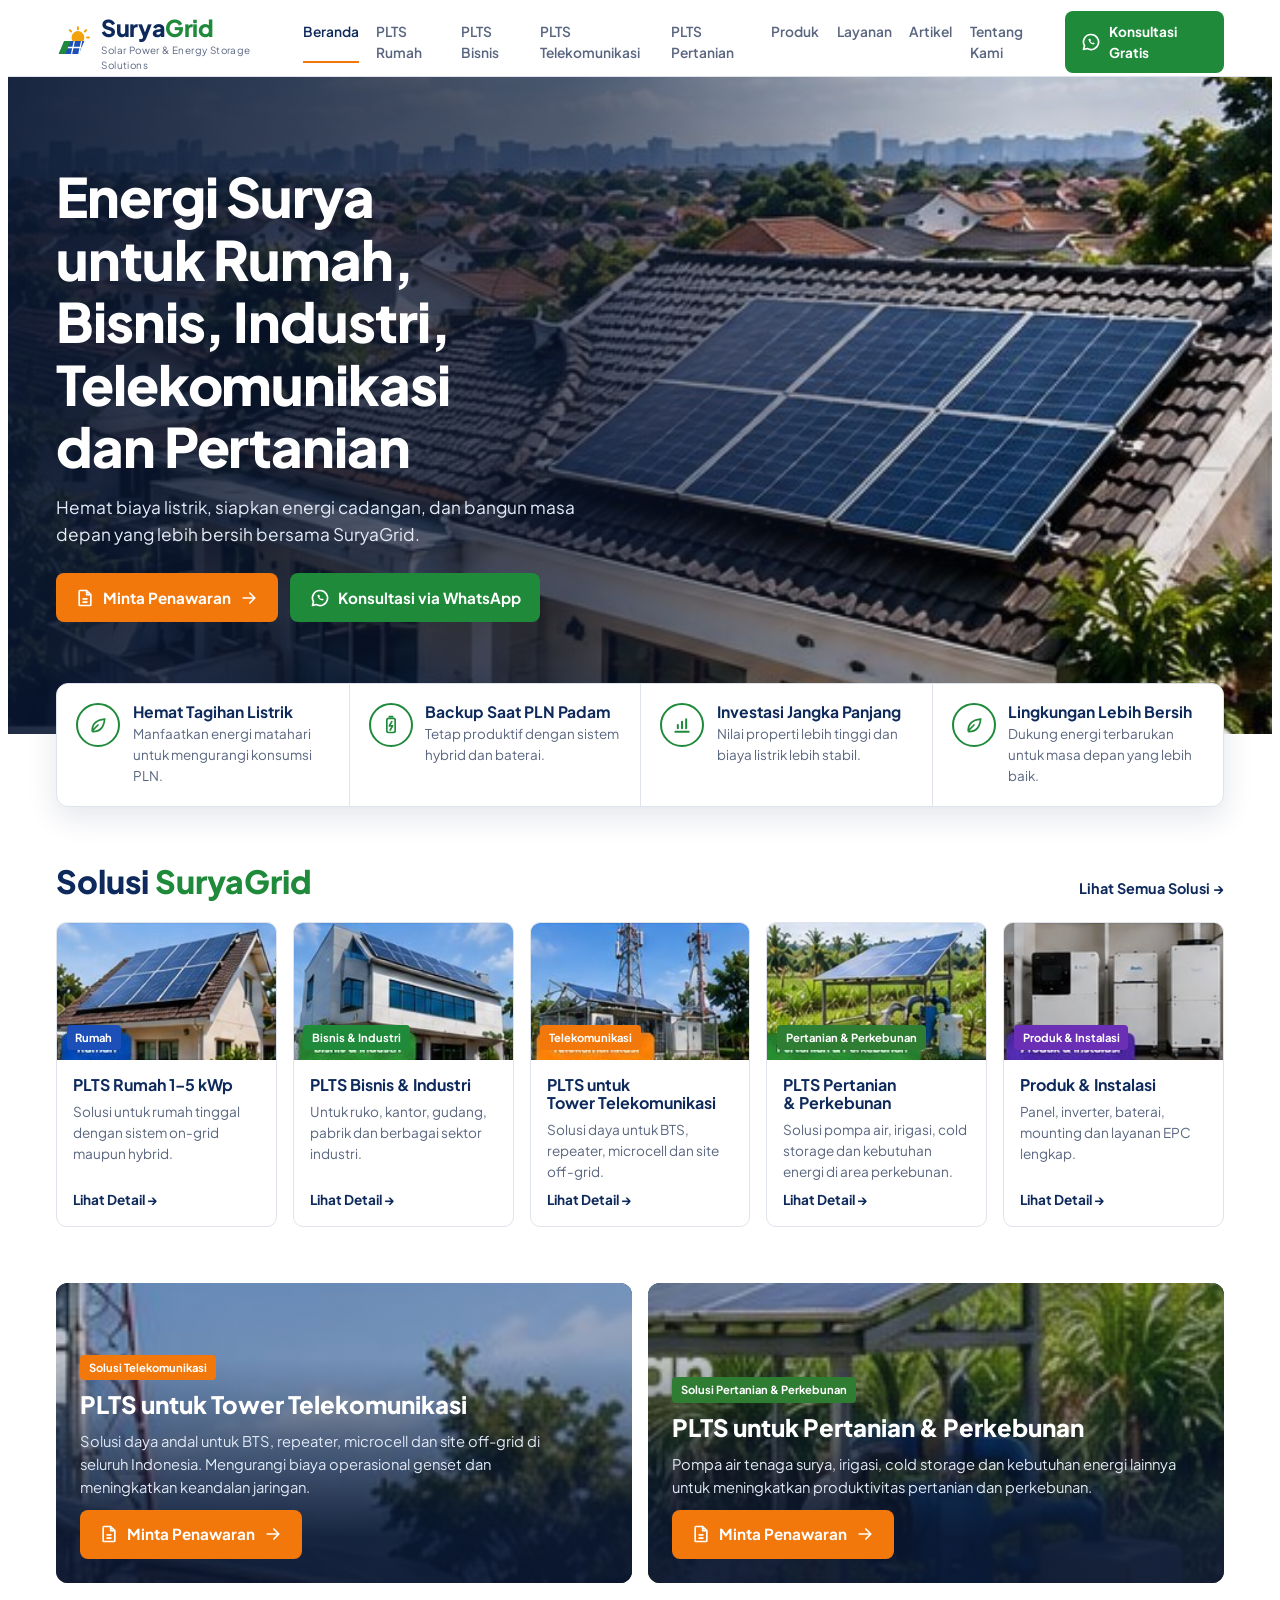
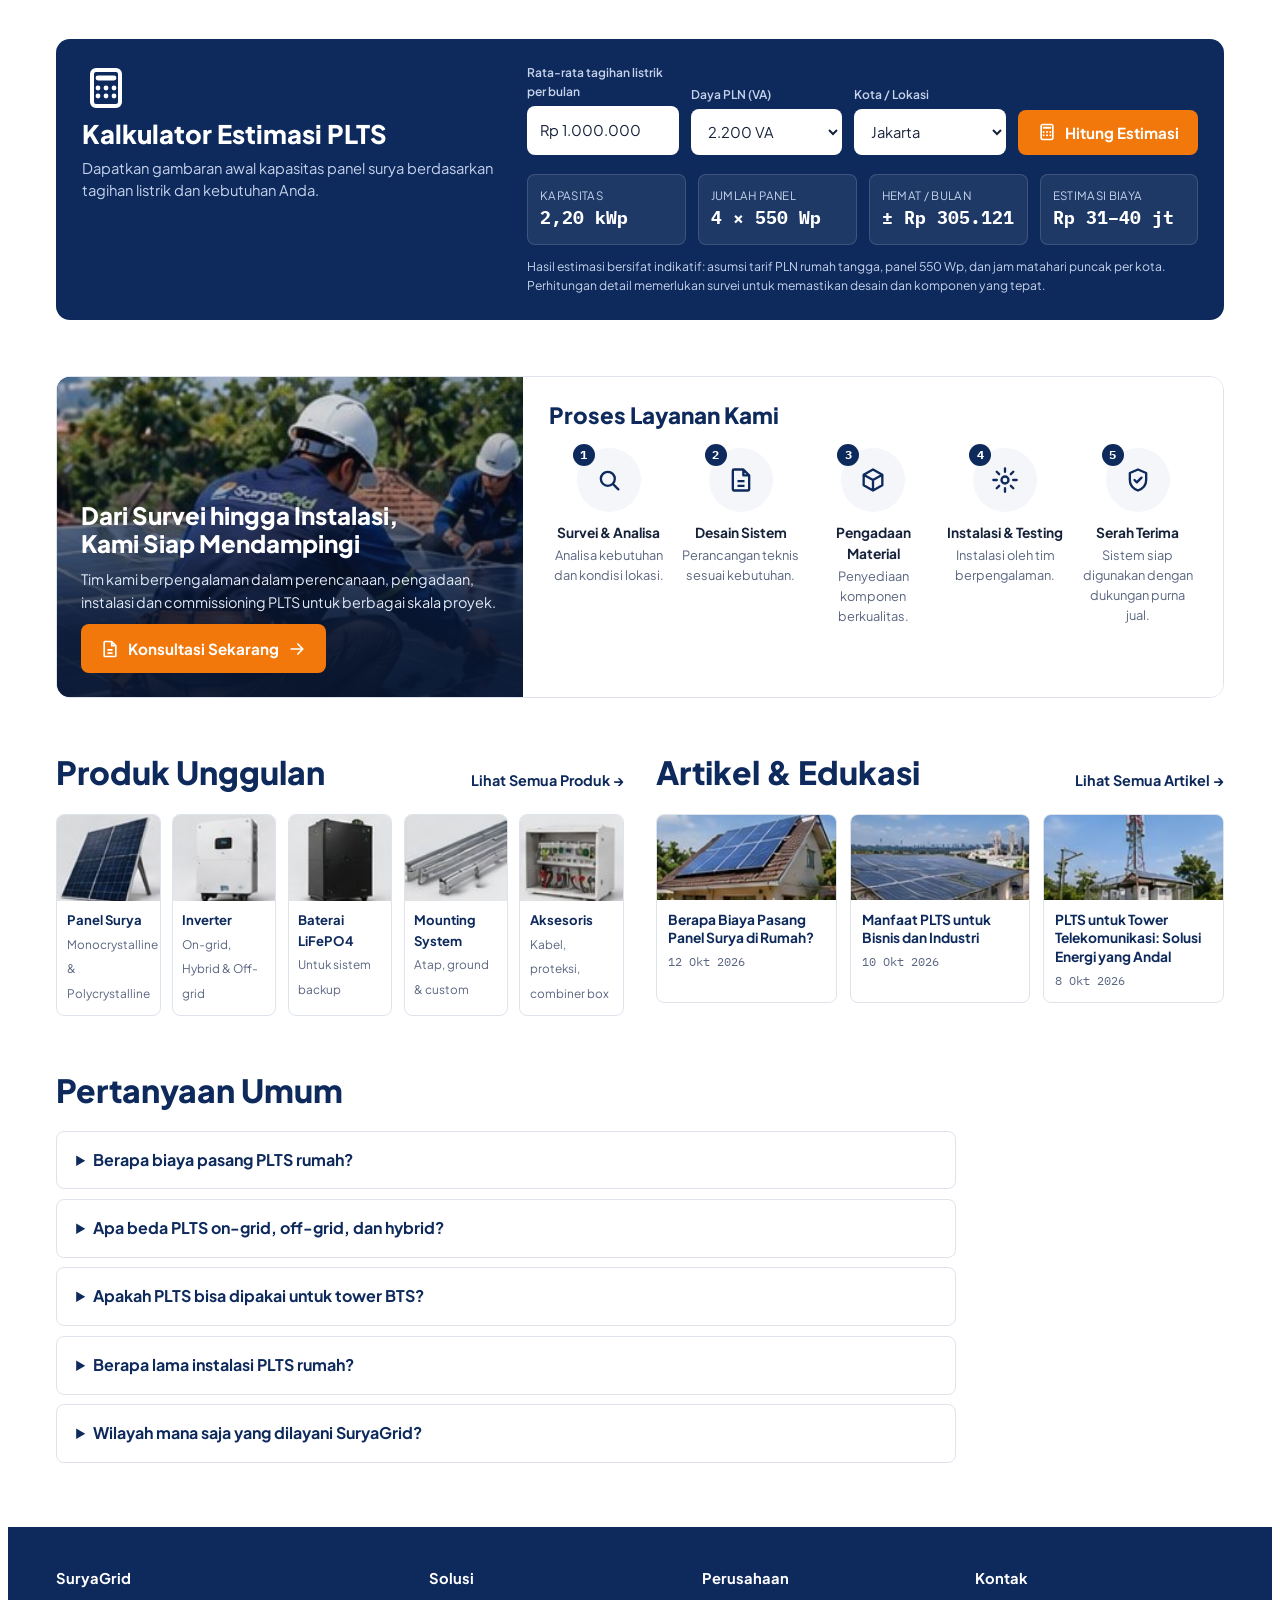
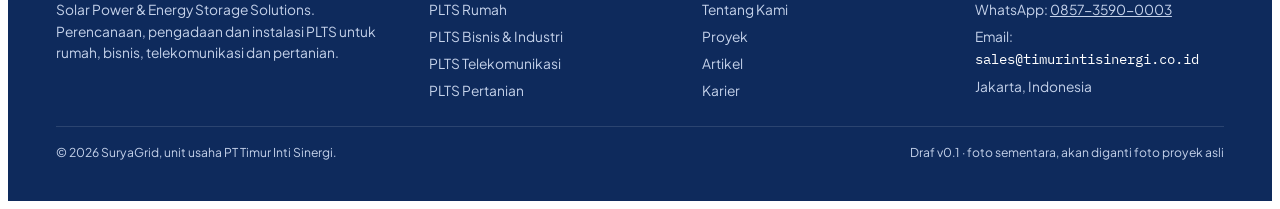
<file: index.html>
<!doctype html>
<html lang="id">
<head>
<meta charset="utf-8">
<meta name="google-site-verification" content="E_pdNU10QwkbhiEr0Ld-H8vsh2s66ACZ548VuW0K4sk" />
<meta name="viewport" content="width=device-width, initial-scale=1, viewport-fit=cover">
<title>SuryaGrid | Pasang PLTS &amp; Panel Surya Rumah, Bisnis, BTS dan Pertanian</title>
<meta name="description" content="SuryaGrid melayani pemasangan PLTS dan panel surya on-grid, hybrid, dan off-grid untuk rumah, bisnis, industri, tower telekomunikasi, dan pertanian di seluruh Indonesia. Konsultasi dan estimasi gratis.">
<meta name="keywords" content="PLTS, panel surya, pasang panel surya, PLTS atap, PLTS rumah, PLTS hybrid, PLTS off-grid, PLTS BTS, pompa air tenaga surya, solar panel Indonesia">
<meta name="robots" content="index, follow, max-image-preview:large, max-snippet:-1">
<meta name="theme-color" content="#0E2A5C">
<meta name="author" content="SuryaGrid">
<link rel="canonical" href="https://suryagrid.timurintisinergi.co.id/">
<link rel="alternate" hreflang="id-ID" href="https://suryagrid.timurintisinergi.co.id/">
<link rel="icon" href="assets/img/favicon.svg" type="image/svg+xml">
<link rel="icon" href="assets/img/favicon-32.png" sizes="32x32" type="image/png">
<link rel="apple-touch-icon" href="assets/img/apple-touch-icon.png">
<link rel="manifest" href="site.webmanifest">
<meta property="og:type" content="website">
<meta property="og:locale" content="id_ID">
<meta property="og:site_name" content="SuryaGrid">
<meta property="og:title" content="SuryaGrid | Solusi PLTS untuk Rumah, Bisnis, BTS dan Pertanian">
<meta property="og:description" content="Pemasangan PLTS on-grid, hybrid dan off-grid di seluruh Indonesia. Hitung estimasi kapasitas dan penghematan Anda.">
<meta property="og:url" content="https://suryagrid.timurintisinergi.co.id/">
<meta property="og:image" content="https://suryagrid.timurintisinergi.co.id/assets/img/og-image.jpg">
<meta property="og:image:width" content="1200"><meta property="og:image:height" content="630">
<meta name="twitter:card" content="summary_large_image">
<meta name="twitter:title" content="SuryaGrid | Solusi PLTS Indonesia">
<meta name="twitter:description" content="Pemasangan PLTS on-grid, hybrid dan off-grid untuk rumah, bisnis, BTS dan pertanian.">
<meta name="twitter:image" content="https://suryagrid.timurintisinergi.co.id/assets/img/og-image.jpg">
<link rel="preconnect" href="https://fonts.googleapis.com"><link rel="preconnect" href="https://fonts.gstatic.com" crossorigin>
<link rel="stylesheet" href="https://fonts.googleapis.com/css2?family=Plus+Jakarta+Sans:wght@400;500;600;700;800&family=IBM+Plex+Mono:wght@500&display=swap">
<link rel="preload" as="image" href="assets/img/hero.jpg">
<link rel="stylesheet" href="assets/css/style.css">
<link rel="alternate" type="text/markdown" href="llms.txt" title="Ringkasan untuk AI">
<script type="application/ld+json">[{"@context": "https://schema.org", "@type": "LocalBusiness", "@id": "https://suryagrid.timurintisinergi.co.id/#org", "name": "SuryaGrid", "alternateName": "SuryaGrid Solar Power & Energy Storage Solutions", "description": "Perencanaan, pengadaan, dan instalasi PLTS (pembangkit listrik tenaga surya) untuk rumah, bisnis, industri, tower telekomunikasi, dan pertanian di Indonesia.", "url": "https://suryagrid.timurintisinergi.co.id/", "logo": "https://suryagrid.timurintisinergi.co.id/assets/img/logo.svg", "image": "https://suryagrid.timurintisinergi.co.id/assets/img/og-image.jpg", "telephone": "+6285735900003", "email": "sales@timurintisinergi.co.id", "address": {"@type": "PostalAddress", "addressLocality": "Jakarta", "addressCountry": "ID"}, "areaServed": {"@type": "Country", "name": "Indonesia"}, "priceRange": "Rp14jt–Rp18jt per kWp", "knowsAbout": ["PLTS atap", "panel surya", "PLTS on-grid", "PLTS hybrid", "PLTS off-grid", "baterai LiFePO4", "PLTS untuk BTS", "pompa air tenaga surya", "EPC tenaga surya"], "contactPoint": {"@type": "ContactPoint", "telephone": "+6285735900003", "contactType": "sales", "availableLanguage": ["id", "en"]}, "hasOfferCatalog": {"@type": "OfferCatalog", "name": "Solusi PLTS", "itemListElement": [{"@type": "Offer", "itemOffered": {"@type": "Service", "name": "PLTS Rumah 1–5 kWp", "serviceType": "Instalasi PLTS", "areaServed": "Indonesia"}}, {"@type": "Offer", "itemOffered": {"@type": "Service", "name": "PLTS Bisnis & Industri", "serviceType": "Instalasi PLTS", "areaServed": "Indonesia"}}, {"@type": "Offer", "itemOffered": {"@type": "Service", "name": "PLTS untuk Tower Telekomunikasi", "serviceType": "Instalasi PLTS", "areaServed": "Indonesia"}}, {"@type": "Offer", "itemOffered": {"@type": "Service", "name": "PLTS Pertanian & Perkebunan", "serviceType": "Instalasi PLTS", "areaServed": "Indonesia"}}, {"@type": "Offer", "itemOffered": {"@type": "Service", "name": "Produk & Instalasi EPC", "serviceType": "Instalasi PLTS", "areaServed": "Indonesia"}}]}}, {"@context": "https://schema.org", "@type": "WebSite", "@id": "https://suryagrid.timurintisinergi.co.id/#website", "url": "https://suryagrid.timurintisinergi.co.id/", "name": "SuryaGrid", "inLanguage": "id-ID", "publisher": {"@id": "https://suryagrid.timurintisinergi.co.id/#org"}}, {"@context": "https://schema.org", "@type": "FAQPage", "mainEntity": [{"@type": "Question", "name": "Berapa biaya pasang PLTS rumah?", "acceptedAnswer": {"@type": "Answer", "text": "Sebagai gambaran awal, biaya PLTS atap on-grid berkisar Rp 14–18 juta per kWp, tergantung merek panel, inverter, jenis atap, dan lokasi. Sistem hybrid dengan baterai lebih mahal. Harga pasti diberikan setelah survei."}}, {"@type": "Question", "name": "Apa beda PLTS on-grid, off-grid, dan hybrid?", "acceptedAnswer": {"@type": "Answer", "text": "On-grid terhubung ke PLN tanpa baterai dan paling hemat biaya. Off-grid berdiri sendiri dengan baterai, cocok untuk lokasi tanpa listrik PLN seperti site BTS terpencil atau kebun. Hybrid menggabungkan keduanya sehingga tetap menyala saat PLN padam."}}, {"@type": "Question", "name": "Apakah PLTS bisa dipakai untuk tower BTS?", "acceptedAnswer": {"@type": "Answer", "text": "Bisa. SuryaGrid merancang sistem PLTS hybrid dan off-grid untuk BTS, repeater, dan microcell untuk mengurangi pemakaian genset dan biaya BBM serta meningkatkan uptime site."}}, {"@type": "Question", "name": "Berapa lama instalasi PLTS rumah?", "acceptedAnswer": {"@type": "Answer", "text": "Instalasi PLTS rumah 1–5 kWp umumnya selesai 1–3 hari kerja setelah material tiba. Proses lengkap dari survei hingga serah terima biasanya 2–4 minggu."}}, {"@type": "Question", "name": "Wilayah mana saja yang dilayani SuryaGrid?", "acceptedAnswer": {"@type": "Answer", "text": "SuryaGrid melayani proyek di seluruh Indonesia, termasuk Jabodetabek, Jawa, Sulawesi, Bali, dan Nusa Tenggara, untuk sektor rumah, bisnis, telekomunikasi, dan pertanian."}}]}]</script>
</head>
<body>
<svg width="0" height="0" style="position:absolute" aria-hidden="true">
 <symbol id="arr" viewBox="0 0 24 24"><path d="M5 12h14M13 6l6 6-6 6" fill="none" stroke="currentColor" stroke-width="2" stroke-linecap="round" stroke-linejoin="round"/></symbol>
 <symbol id="doc" viewBox="0 0 24 24"><path d="M14 3H6a1 1 0 0 0-1 1v16a1 1 0 0 0 1 1h12a1 1 0 0 0 1-1V8zM14 3v5h5M9 13h6M9 17h6" fill="none" stroke="currentColor" stroke-width="2" stroke-linejoin="round"/></symbol>
 <symbol id="wa" viewBox="0 0 24 24"><path d="M12 3a9 9 0 0 0-7.8 13.5L3 21l4.6-1.2A9 9 0 1 0 12 3z" fill="none" stroke="currentColor" stroke-width="2" stroke-linejoin="round"/><path d="M9 8.5c0 3.5 3 6.5 6.5 6.5l1-1.5-2-1-1 .8a5 5 0 0 1-2.3-2.3l.8-1-1-2z" fill="currentColor"/></symbol>
 <symbol id="leaf" viewBox="0 0 24 24"><path d="M5 19c0-8 5-13 15-14-1 10-6 15-14 15M5 19l7-7" fill="none" stroke="currentColor" stroke-width="2" stroke-linecap="round"/></symbol>
 <symbol id="batt" viewBox="0 0 24 24"><rect x="7" y="4" width="10" height="17" rx="2" fill="none" stroke="currentColor" stroke-width="2"/><path d="M10 2h4M13 8l-3 5h4l-3 5" fill="none" stroke="currentColor" stroke-width="2" stroke-linecap="round" stroke-linejoin="round"/></symbol>
 <symbol id="bar" viewBox="0 0 24 24"><path d="M4 20h16M7 16v-4M12 16V8M17 16V5" fill="none" stroke="currentColor" stroke-width="2.4" stroke-linecap="round"/></symbol>
 <symbol id="calc" viewBox="0 0 24 24"><rect x="5" y="3" width="14" height="18" rx="2" fill="none" stroke="currentColor" stroke-width="2"/><path d="M8 7h8M8 12h.01M12 12h.01M16 12h.01M8 16h.01M12 16h.01M16 16h.01" stroke="currentColor" stroke-width="2.4" stroke-linecap="round"/></symbol>
 <symbol id="search" viewBox="0 0 24 24"><circle cx="11" cy="11" r="6" fill="none" stroke="currentColor" stroke-width="2"/><path d="M20 20l-4.5-4.5" stroke="currentColor" stroke-width="2" stroke-linecap="round"/></symbol>
 <symbol id="box" viewBox="0 0 24 24"><path d="M12 3l8 4.5v9L12 21l-8-4.5v-9zM4 7.5l8 4.5 8-4.5M12 12v9" fill="none" stroke="currentColor" stroke-width="2" stroke-linejoin="round"/></symbol>
 <symbol id="gear" viewBox="0 0 24 24"><circle cx="12" cy="12" r="3" fill="none" stroke="currentColor" stroke-width="2"/><path d="M12 2v3M12 19v3M2 12h3M19 12h3M4.9 4.9l2.1 2.1M17 17l2.1 2.1M4.9 19.1L7 17M17 7l2.1-2.1" stroke="currentColor" stroke-width="2" stroke-linecap="round"/></symbol>
 <symbol id="shield" viewBox="0 0 24 24"><path d="M12 3l7 3v6c0 4.5-3 7.5-7 9-4-1.5-7-4.5-7-9V6z M9 12l2 2 4-4" fill="none" stroke="currentColor" stroke-width="2" stroke-linejoin="round" stroke-linecap="round"/></symbol>
 <symbol id="menu" viewBox="0 0 24 24"><path d="M4 7h16M4 12h16M4 17h16" stroke="currentColor" stroke-width="2" stroke-linecap="round"/></symbol>
</svg>

<a class="skip" href="#beranda">Lewati ke konten</a>
<header>
 <div class="wrap nav">
  <a class="logo" href="#beranda" aria-label="SuryaGrid beranda">
   <svg width="40" height="34" viewBox="0 0 40 34" aria-hidden="true"><circle cx="24" cy="12" r="7" fill="#F2A20C"/><g stroke="#F2A20C" stroke-width="2.2" stroke-linecap="round"><path d="M24 1v2M33 4l-1.5 1.5M36 12h-2M15 4l1.5 1.5"/></g><path d="M3 30l6-14h22l-6 14z" fill="#1D4FB8"/><path d="M12 16l-3 14M20 16l-3 14M28 16l-3 14M6 23h22" stroke="#fff" stroke-width="1.4"/><path d="M3 30l6-14h7l-6 14z" fill="#1E8A3A"/></svg>
   <div><b>Surya<span>Grid</span></b><small>Solar Power &amp; Energy Storage Solutions</small></div>
  </a>
  <nav class="menu" id="menu" aria-label="Menu utama">
   <a class="on" href="#beranda">Beranda</a><a href="#solusi">PLTS Rumah</a><a href="#solusi">PLTS Bisnis</a><a href="#segmen">PLTS Telekomunikasi</a><a href="#segmen">PLTS Pertanian</a><a href="#produk">Produk</a><a href="#proses">Layanan</a><a href="#artikel">Artikel</a><a href="#kontak">Tentang Kami</a>
  </nav>
  <button class="burger" id="burger" aria-label="Buka menu" aria-expanded="false"><svg class="i"><use href="#menu"/></svg></button>
  <a class="btn btn-g" href="https://wa.me/6285735900003?text=Halo%20SuryaGrid%2C%20saya%20ingin%20konsultasi%20PLTS" target="_blank" rel="noopener"><svg class="i"><use href="#wa"/></svg><span>Konsultasi Gratis</span></a>
 </div>
</header>

<main id="beranda">
 <div class="hero">
  <img src="assets/img/hero.jpg" width="575" height="323" fetchpriority="high" alt="Atap rumah dengan panel surya di kawasan perumahan" data-photo="placeholder">
  <div class="wrap">
   <h1>Energi Surya untuk Rumah, Bisnis, Industri, Telekomunikasi dan Pertanian</h1>
   <p>Hemat biaya listrik, siapkan energi cadangan, dan bangun masa depan yang lebih bersih bersama SuryaGrid.</p>
   <div class="cta">
    <a class="btn btn-o" href="#kalkulator"><svg class="i"><use href="#doc"/></svg>Minta Penawaran<svg class="i"><use href="#arr"/></svg></a>
    <a class="btn btn-g" href="https://wa.me/6285735900003?text=Halo%20SuryaGrid%2C%20saya%20ingin%20konsultasi%20PLTS" target="_blank" rel="noopener"><svg class="i"><use href="#wa"/></svg>Konsultasi via WhatsApp</a>
   </div>
  </div>
 </div>

 <div class="wrap benefits">
  <div class="bgrid">
   <div class="b"><div class="ic"><svg class="i"><use href="#leaf"/></svg></div><div><h3>Hemat Tagihan Listrik</h3><p>Manfaatkan energi matahari untuk mengurangi konsumsi PLN.</p></div></div>
   <div class="b"><div class="ic"><svg class="i"><use href="#batt"/></svg></div><div><h3>Backup Saat PLN Padam</h3><p>Tetap produktif dengan sistem hybrid dan baterai.</p></div></div>
   <div class="b"><div class="ic"><svg class="i"><use href="#bar"/></svg></div><div><h3>Investasi Jangka Panjang</h3><p>Nilai properti lebih tinggi dan biaya listrik lebih stabil.</p></div></div>
   <div class="b"><div class="ic"><svg class="i"><use href="#leaf"/></svg></div><div><h3>Lingkungan Lebih Bersih</h3><p>Dukung energi terbarukan untuk masa depan yang lebih baik.</p></div></div>
  </div>
 </div>

 <section id="solusi">
  <div class="wrap">
   <div class="sh"><h2>Solusi <span>SuryaGrid</span></h2><a class="more" href="#solusi">Lihat Semua Solusi →</a></div>
   <div class="sgrid">
    <article class="sc"><div class="ph"><img src="assets/img/rumah.jpg" width="183" height="111" loading="lazy" decoding="async" alt="PLTS atap rumah tinggal" data-photo="placeholder"><span class="tag t-rumah">Rumah</span></div><div class="bd"><h3>PLTS Rumah 1–5 kWp</h3><p>Solusi untuk rumah tinggal dengan sistem on-grid maupun hybrid.</p><a href="#kalkulator">Lihat Detail →</a></div></article>
    <article class="sc"><div class="ph"><img src="assets/img/bisnis.jpg" width="182" height="111" loading="lazy" decoding="async" alt="PLTS atap gedung usaha" data-photo="placeholder"><span class="tag t-bisnis">Bisnis &amp; Industri</span></div><div class="bd"><h3>PLTS Bisnis &amp; Industri</h3><p>Untuk ruko, kantor, gudang, pabrik dan berbagai sektor industri.</p><a href="#kontak">Lihat Detail →</a></div></article>
    <article class="sc"><div class="ph"><img src="assets/img/telko.jpg" width="182" height="111" loading="lazy" decoding="async" alt="PLTS di site tower BTS" data-photo="placeholder"><span class="tag t-telko">Telekomunikasi</span></div><div class="bd"><h3>PLTS untuk Tower Telekomunikasi</h3><p>Solusi daya untuk BTS, repeater, microcell dan site off-grid.</p><a href="#segmen">Lihat Detail →</a></div></article>
    <article class="sc"><div class="ph"><img src="assets/img/tani.jpg" width="197" height="111" loading="lazy" decoding="async" alt="PLTS untuk pompa irigasi" data-photo="placeholder"><span class="tag t-tani">Pertanian &amp; Perkebunan</span></div><div class="bd"><h3>PLTS Pertanian &amp; Perkebunan</h3><p>Solusi pompa air, irigasi, cold storage dan kebutuhan energi di area perkebunan.</p><a href="#segmen">Lihat Detail →</a></div></article>
    <article class="sc"><div class="ph"><img src="assets/img/produk.jpg" width="188" height="111" loading="lazy" decoding="async" alt="Inverter dan baterai" data-photo="placeholder"><span class="tag t-produk">Produk &amp; Instalasi</span></div><div class="bd"><h3>Produk &amp; Instalasi</h3><p>Panel, inverter, baterai, mounting dan layanan EPC lengkap.</p><a href="#produk">Lihat Detail →</a></div></article>
   </div>
  </div>
 </section>

 <section id="segmen">
  <div class="wrap feat">
   <article class="fc"><img src="assets/img/tower.jpg" width="176" height="318" loading="lazy" decoding="async" alt="Tower BTS dengan panel surya" data-photo="placeholder"><div class="in"><span class="tag t-telko">Solusi Telekomunikasi</span><h3>PLTS untuk Tower Telekomunikasi</h3><p>Solusi daya andal untuk BTS, repeater, microcell dan site off-grid di seluruh Indonesia. Mengurangi biaya operasional genset dan meningkatkan keandalan jaringan.</p><a class="btn btn-o" href="#kontak"><svg class="i"><use href="#doc"/></svg>Minta Penawaran<svg class="i"><use href="#arr"/></svg></a></div></article>
   <article class="fc"><img src="assets/img/agri.jpg" width="206" height="282" loading="lazy" decoding="async" alt="Pompa air tenaga surya di kebun" data-photo="placeholder"><div class="in"><span class="tag t-tani">Solusi Pertanian &amp; Perkebunan</span><h3>PLTS untuk Pertanian &amp; Perkebunan</h3><p>Pompa air tenaga surya, irigasi, cold storage dan kebutuhan energi lainnya untuk meningkatkan produktivitas pertanian dan perkebunan.</p><a class="btn btn-o" href="#kontak"><svg class="i"><use href="#doc"/></svg>Minta Penawaran<svg class="i"><use href="#arr"/></svg></a></div></article>
  </div>
 </section>

 <section id="kalkulator">
  <div class="wrap">
   <div class="calc">
    <div>
     <svg width="48" height="48" style="color:var(--band-fg)"><use href="#calc"/></svg>
     <h2>Kalkulator Estimasi PLTS</h2>
     <p class="lead">Dapatkan gambaran awal kapasitas panel surya berdasarkan tagihan listrik dan kebutuhan Anda.</p>
    </div>
    <form class="cform" id="cf">
     <div><label for="bill">Rata-rata tagihan listrik per bulan</label><input id="bill" inputmode="numeric" value="Rp 1.000.000"></div>
     <div><label for="va">Daya PLN (VA)</label><select id="va"><option value="900">900 VA</option><option value="1300">1.300 VA</option><option value="2200" selected>2.200 VA</option><option value="3500">3.500 VA</option><option value="5500">5.500 VA</option><option value="6600">6.600 VA</option><option value="11000">11.000 VA ke atas</option></select></div>
     <div><label for="city">Kota / Lokasi</label><select id="city"><option value="4.0" selected>Jakarta</option><option value="4.2">Bandung</option><option value="4.5">Surabaya</option><option value="3.9">Medan</option><option value="4.8">Makassar</option><option value="4.8">Denpasar</option><option value="4.6">Kupang / NTT</option><option value="4.2">Kota lain</option></select></div>
     <button class="btn btn-o" type="submit"><svg class="i"><use href="#calc"/></svg>Hitung Estimasi</button>
     <div class="res" aria-live="polite">
      <div><small>Kapasitas</small><b id="r1">–</b></div>
      <div><small>Jumlah panel</small><b id="r2">–</b></div>
      <div><small>Hemat / bulan</small><b id="r3">–</b></div>
      <div><small>Estimasi biaya</small><b id="r4">–</b></div>
     </div>
     <p class="note">Hasil estimasi bersifat indikatif: asumsi tarif PLN rumah tangga, panel 550 Wp, dan jam matahari puncak per kota. Perhitungan detail memerlukan survei untuk memastikan desain dan komponen yang tepat.</p>
    </form>
   </div>
  </div>
 </section>

 <section id="proses">
  <div class="wrap">
   <div class="proc">
    <div class="pv"><img src="assets/img/teknisi.jpg" width="340" height="188" loading="lazy" decoding="async" alt="Teknisi memasang panel surya di atap" data-photo="placeholder"><div class="in"><h2>Dari Survei hingga Instalasi, Kami Siap Mendampingi</h2><p>Tim kami berpengalaman dalam perencanaan, pengadaan, instalasi dan commissioning PLTS untuk berbagai skala proyek.</p><a class="btn btn-o" href="#kontak"><svg class="i"><use href="#doc"/></svg>Konsultasi Sekarang<svg class="i"><use href="#arr"/></svg></a></div></div>
    <div class="steps">
     <h2>Proses Layanan Kami</h2>
     <ol>
      <li><div class="ic"><svg><use href="#search"/></svg></div><div><b>Survei &amp; Analisa</b>Analisa kebutuhan dan kondisi lokasi.</div></li>
      <li><div class="ic"><svg><use href="#doc"/></svg></div><div><b>Desain Sistem</b>Perancangan teknis sesuai kebutuhan.</div></li>
      <li><div class="ic"><svg><use href="#box"/></svg></div><div><b>Pengadaan Material</b>Penyediaan komponen berkualitas.</div></li>
      <li><div class="ic"><svg><use href="#gear"/></svg></div><div><b>Instalasi &amp; Testing</b>Instalasi oleh tim berpengalaman.</div></li>
      <li><div class="ic"><svg><use href="#shield"/></svg></div><div><b>Serah Terima</b>Sistem siap digunakan dengan dukungan purna jual.</div></li>
     </ol>
    </div>
   </div>
  </div>
 </section>

 <section>
  <div class="wrap two">
   <div id="produk">
    <div class="sh"><h2>Produk Unggulan</h2><a class="more" href="#produk">Lihat Semua Produk →</a></div>
    <div class="pgrid">
     <div class="pc"><img src="assets/img/p1.jpg" width="84" height="86" loading="lazy" decoding="async" alt="Panel surya" data-photo="placeholder"><div><b>Panel Surya</b><span>Monocrystalline &amp; Polycrystalline</span></div></div>
     <div class="pc"><img src="assets/img/p2.jpg" width="84" height="86" loading="lazy" decoding="async" alt="Inverter" data-photo="placeholder"><div><b>Inverter</b><span>On-grid, Hybrid &amp; Off-grid</span></div></div>
     <div class="pc"><img src="assets/img/p3.jpg" width="84" height="86" loading="lazy" decoding="async" alt="Baterai LiFePO4" data-photo="placeholder"><div><b>Baterai LiFePO4</b><span>Untuk sistem backup</span></div></div>
     <div class="pc"><img src="assets/img/p4.jpg" width="84" height="86" loading="lazy" decoding="async" alt="Rel mounting" data-photo="placeholder"><div><b>Mounting System</b><span>Atap, ground &amp; custom</span></div></div>
     <div class="pc"><img src="assets/img/p5.jpg" width="84" height="86" loading="lazy" decoding="async" alt="Combiner box" data-photo="placeholder"><div><b>Aksesoris</b><span>Kabel, proteksi, combiner box</span></div></div>
    </div>
   </div>
   <div id="artikel">
    <div class="sh"><h2>Artikel &amp; Edukasi</h2><a class="more" href="#artikel">Lihat Semua Artikel →</a></div>
    <div class="agrid">
     <a class="ac" href="#artikel"><img src="assets/img/a1.jpg" width="147" height="85" loading="lazy" decoding="async" alt="" data-photo="placeholder"><div><b>Berapa Biaya Pasang Panel Surya di Rumah?</b><time datetime="2026-10-12">12 Okt 2026</time></div></a>
     <a class="ac" href="#artikel"><img src="assets/img/a2.jpg" width="147" height="85" loading="lazy" decoding="async" alt="" data-photo="placeholder"><div><b>Manfaat PLTS untuk Bisnis dan Industri</b><time datetime="2026-10-10">10 Okt 2026</time></div></a>
     <a class="ac" href="#artikel"><img src="assets/img/a3.jpg" width="148" height="85" loading="lazy" decoding="async" alt="" data-photo="placeholder"><div><b>PLTS untuk Tower Telekomunikasi: Solusi Energi yang Andal</b><time datetime="2026-10-08">8 Okt 2026</time></div></a>
    </div>
   </div>
  </div>
 </section>

 <section id="faq">
  <div class="wrap">
   <div class="sh"><h2>Pertanyaan Umum</h2></div>
   <div class="faq">
     <details><summary>Berapa biaya pasang PLTS rumah?</summary><p>Sebagai gambaran awal, biaya PLTS atap on-grid berkisar Rp 14–18 juta per kWp, tergantung merek panel, inverter, jenis atap, dan lokasi. Sistem hybrid dengan baterai lebih mahal. Harga pasti diberikan setelah survei.</p></details>
     <details><summary>Apa beda PLTS on-grid, off-grid, dan hybrid?</summary><p>On-grid terhubung ke PLN tanpa baterai dan paling hemat biaya. Off-grid berdiri sendiri dengan baterai, cocok untuk lokasi tanpa listrik PLN seperti site BTS terpencil atau kebun. Hybrid menggabungkan keduanya sehingga tetap menyala saat PLN padam.</p></details>
     <details><summary>Apakah PLTS bisa dipakai untuk tower BTS?</summary><p>Bisa. SuryaGrid merancang sistem PLTS hybrid dan off-grid untuk BTS, repeater, dan microcell untuk mengurangi pemakaian genset dan biaya BBM serta meningkatkan uptime site.</p></details>
     <details><summary>Berapa lama instalasi PLTS rumah?</summary><p>Instalasi PLTS rumah 1–5 kWp umumnya selesai 1–3 hari kerja setelah material tiba. Proses lengkap dari survei hingga serah terima biasanya 2–4 minggu.</p></details>
     <details><summary>Wilayah mana saja yang dilayani SuryaGrid?</summary><p>SuryaGrid melayani proyek di seluruh Indonesia, termasuk Jabodetabek, Jawa, Sulawesi, Bali, dan Nusa Tenggara, untuk sektor rumah, bisnis, telekomunikasi, dan pertanian.</p></details>
   </div>
  </div>
 </section>
</main>

<footer id="kontak">
 <div class="wrap">
  <div><h4>SuryaGrid</h4><p style="margin:0">Solar Power &amp; Energy Storage Solutions. Perencanaan, pengadaan dan instalasi PLTS untuk rumah, bisnis, telekomunikasi dan pertanian.</p></div>
  <div><h4>Solusi</h4><ul><li>PLTS Rumah</li><li>PLTS Bisnis &amp; Industri</li><li>PLTS Telekomunikasi</li><li>PLTS Pertanian</li></ul></div>
  <div><h4>Perusahaan</h4><ul><li>Tentang Kami</li><li>Proyek</li><li>Artikel</li><li>Karier</li></ul></div>
  <div><h4>Kontak</h4><ul><li>WhatsApp: <a href="https://wa.me/6285735900003?text=Halo%20SuryaGrid%2C%20saya%20ingin%20konsultasi%20PLTS" target="_blank" rel="noopener">0857-3590-0003</a></li><li>Email: <span class="selectable">sales@timurintisinergi.co.id</span></li><li>Jakarta, Indonesia</li></ul></div>
  <div class="copy"><span>© 2026 SuryaGrid, unit usaha PT Timur Inti Sinergi.</span><span>Draf v0.1 · foto sementara, akan diganti foto proyek asli</span></div>
 </div>
</footer>

<script src="assets/js/main.js" defer></script>
</body>
</html>
</file>
<file: assets/css/style.css>
/* Layout: sticky nav → photo hero → benefit strip → solusi grid → kalkulator band → proses + teknisi → produk & artikel → footer */
:root{
  --navy:#0E2A5C; --navy-2:#163A78; --green:#1E8A3A; --orange:#F2780C; --orange-ink:#fff;
  --bg:#FFFFFF; --surface:#F4F6F9; --line:#DFE4EC; --fg:#16223A; --muted:#5A6680; --head:#0E2A5C;
  --card:#FFFFFF; --band:#0E2A5C; --band-fg:#FFFFFF; --band-muted:#C5D2EA; --input:#FFFFFF; --input-fg:#16223A;
  --f-display:"Plus Jakarta Sans",system-ui,-apple-system,"Segoe UI",sans-serif;
  --f-body:"Plus Jakarta Sans",system-ui,-apple-system,"Segoe UI",sans-serif;
  --f-data:"IBM Plex Mono",ui-monospace,Menlo,monospace;
}
@media (prefers-color-scheme: dark){:root:not([data-theme="light"]){
  --bg:#0B1324; --surface:#111C33; --line:#22314F; --fg:#E6ECF7; --muted:#9AA8C3; --head:#DCE6FA;
  --card:#131F38; --band:#13254A; --band-fg:#F2F6FD; --band-muted:#A9B9D8; --input:#0B1324; --input-fg:#E6ECF7;
  --green:#3FB45E; color-scheme:dark}}
:root[data-theme="dark"]{
  --bg:#0B1324; --surface:#111C33; --line:#22314F; --fg:#E6ECF7; --muted:#9AA8C3; --head:#DCE6FA;
  --card:#131F38; --band:#13254A; --band-fg:#F2F6FD; --band-muted:#A9B9D8; --input:#0B1324; --input-fg:#E6ECF7;
  --green:#3FB45E; color-scheme:dark}
*{box-sizing:border-box}
body{background:var(--bg);color:var(--fg);font-family:var(--f-body);font-size:16px;line-height:1.55}
body::before{content:"";position:fixed;inset:0 0 auto;height:env(safe-area-inset-top,0px);z-index:60;background:var(--bg)}
a{color:inherit}
h1,h2,h3{font-family:var(--f-display);text-wrap:balance;margin:0;line-height:1.15}
.wrap{max-width:1200px;margin:0 auto;padding-left:max(16px,env(safe-area-inset-left,0px));padding-right:max(16px,env(safe-area-inset-right,0px))}
.btn{display:inline-flex;align-items:center;gap:.5rem;font-weight:700;font-size:.95rem;padding:.8rem 1.2rem;border-radius:8px;border:0;cursor:pointer;text-decoration:none;font-family:inherit}
.btn-o{background:var(--orange);color:var(--orange-ink)}
.btn-g{background:#1E8A3A;color:#fff}
.btn:hover{filter:brightness(1.08)}
.btn:focus-visible,a:focus-visible,input:focus-visible,select:focus-visible{outline:3px solid var(--orange);outline-offset:2px}
svg.i{width:20px;height:20px;flex:none}

/* nav */
header{position:sticky;top:env(safe-area-inset-top,0px);z-index:50;background:var(--bg);border-bottom:1px solid var(--line)}
.nav{display:flex;align-items:center;gap:1.25rem;min-height:68px}
.logo{display:flex;align-items:center;gap:.55rem;text-decoration:none}
.logo b{font-family:var(--f-display);font-size:1.45rem;font-weight:800;color:var(--head);letter-spacing:-.02em}
.logo b span{color:var(--green)}
.logo small{display:block;font-size:.62rem;color:var(--muted);letter-spacing:.04em;margin-top:-3px}
.menu{display:flex;gap:1.1rem;margin-left:auto;font-size:.86rem;font-weight:600}
.menu a{text-decoration:none;color:var(--muted)}
.menu a.on,.menu a:hover{color:var(--head)}
.menu a.on{box-shadow:inset 0 -2px 0 var(--orange)}
.nav .btn{padding:.6rem 1rem;font-size:.85rem}
.burger{display:none;margin-left:auto;background:none;border:1px solid var(--line);border-radius:8px;padding:.45rem;color:var(--fg)}
@media (max-width:1060px){.menu{display:none}.burger{display:inline-flex}.nav .btn{margin-left:0}
  .menu.open{display:flex;flex-direction:column;position:absolute;top:100%;left:0;right:0;background:var(--bg);border-bottom:1px solid var(--line);padding:1rem max(16px,env(safe-area-inset-right,0px)) 1rem max(16px,env(safe-area-inset-left,0px));gap:.9rem}}
@media (max-width:520px){.nav .btn span{display:none}}

/* hero */
.hero{position:relative;color:#fff;background:#0E2A5C}
.hero img{position:absolute;inset:0;width:100%;height:100%;object-fit:cover;object-position:70% 40%}
.hero::after{content:"";position:absolute;inset:0;background:linear-gradient(90deg,rgba(9,22,48,.9) 0%,rgba(9,22,48,.62) 45%,rgba(9,22,48,.05) 80%)}
.hero .wrap{position:relative;z-index:1;padding-block:clamp(3rem,7vw,5.5rem) clamp(5rem,9vw,7rem)}
.hero h1{font-size:clamp(2rem,4.6vw,3.4rem);font-weight:800;max-width:15ch;letter-spacing:-.02em}
.hero p{max-width:44ch;font-size:1.08rem;margin:1rem 0 1.6rem;color:#E4ECF8}
.cta{display:flex;flex-wrap:wrap;gap:.75rem}

/* benefits */
.benefits{position:relative;z-index:2;margin-top:-3.2rem}
.bgrid{display:grid;grid-template-columns:repeat(4,1fr);background:var(--card);border:1px solid var(--line);border-radius:12px;box-shadow:0 10px 30px rgba(14,42,92,.12)}
.b{display:flex;gap:.8rem;padding:1.2rem;align-items:flex-start;min-width:0}
.b+.b{border-left:1px solid var(--line)}
.b .ic{width:44px;height:44px;border-radius:50%;border:2px solid var(--green);display:grid;place-items:center;color:var(--green);flex:none}
.b h3{font-size:.98rem;color:var(--head)}
.b p{margin:.2rem 0 0;font-size:.84rem;color:var(--muted)}
@media (max-width:900px){.bgrid{grid-template-columns:1fr 1fr}.b:nth-child(3){border-left:0}.b:nth-child(n+3){border-top:1px solid var(--line)}}
@media (max-width:520px){.bgrid{grid-template-columns:1fr}.b+.b{border-left:0;border-top:1px solid var(--line)}}

section{padding-block:3.5rem 0}
.sh{display:flex;justify-content:space-between;align-items:end;gap:1rem;margin-bottom:1.4rem;flex-wrap:wrap}
.sh h2{font-size:clamp(1.5rem,2.6vw,2rem);color:var(--head);font-weight:800}
.sh h2 span{color:var(--green)}
.more{font-weight:700;font-size:.9rem;color:var(--navy-2);text-decoration:none}
.more{color:var(--head)}

/* solusi */
.sgrid{display:grid;grid-template-columns:repeat(5,1fr);gap:1rem}
.sc{background:var(--card);border:1px solid var(--line);border-radius:10px;overflow:hidden;display:flex;flex-direction:column;min-width:0}
.sc .ph{position:relative;aspect-ratio:16/10;max-width:100%}
.sc .ph img{width:100%;height:100%;object-fit:cover;display:block}
.tag{position:absolute;left:.6rem;bottom:.6rem;font-size:.7rem;font-weight:700;color:#fff;padding:.25rem .55rem;border-radius:4px}
.t-rumah{background:#1D4FB8}.t-bisnis{background:#1E8A3A}.t-telko{background:#F2780C}.t-tani{background:#2E7D32}.t-produk{background:#6A2FB5}
.sc .bd{padding:1rem;display:flex;flex-direction:column;gap:.4rem;flex:1}
.sc h3{font-size:1rem;color:var(--head)}
.sc p{margin:0;font-size:.85rem;color:var(--muted);flex:1}
.sc a{font-weight:700;font-size:.85rem;color:var(--head);text-decoration:none}
@media (max-width:1060px){.sgrid{grid-template-columns:repeat(3,1fr)}}
@media (max-width:700px){.sgrid{grid-template-columns:1fr 1fr}}
@media (max-width:440px){.sgrid{grid-template-columns:1fr}}

/* featured segments */
.feat{display:grid;grid-template-columns:1fr 1fr;gap:1rem}
.fc{position:relative;border-radius:12px;overflow:hidden;color:#fff;min-height:300px;display:flex;align-items:flex-end;background:#0E2A5C}
.fc img{position:absolute;inset:0;width:100%;height:100%;object-fit:cover}
.fc::after{content:"";position:absolute;inset:0;background:linear-gradient(0deg,rgba(9,22,48,.92) 15%,rgba(9,22,48,.25) 75%)}
.fc .in{position:relative;z-index:1;padding:1.5rem;display:flex;flex-direction:column;gap:.7rem;align-items:flex-start}
.fc .tag{position:static}
.fc h3{font-size:1.5rem;font-weight:800}
.fc p{margin:0;font-size:.92rem;color:#E1E9F6;max-width:46ch}
@media (max-width:760px){.feat{grid-template-columns:1fr}}

/* calculator */
.calc{background:var(--band);color:var(--band-fg);border-radius:14px;padding:1.6rem;display:grid;grid-template-columns:minmax(0,1fr) minmax(0,1.6fr);gap:1.6rem;align-items:start}
.calc h2{font-size:1.6rem;font-weight:800}
.calc .lead{color:var(--band-muted);margin:.5rem 0 0;font-size:.92rem}
.cform{display:grid;grid-template-columns:repeat(3,minmax(0,1fr)) auto;gap:.75rem;align-items:end}
.cform label{font-size:.75rem;color:var(--band-muted);display:block;margin-bottom:.3rem;font-weight:600}
.cform input,.cform select{width:100%;padding:.75rem;border-radius:8px;border:1px solid transparent;background:var(--input);color:var(--input-fg);font:inherit;font-size:.92rem}
.res{grid-column:1/-1;display:grid;grid-template-columns:repeat(4,minmax(0,1fr));gap:.75rem;margin-top:.4rem}
.res div{background:rgba(255,255,255,.07);border:1px solid rgba(255,255,255,.14);border-radius:8px;padding:.75rem}
.res small{display:block;font-size:.72rem;color:var(--band-muted);letter-spacing:.03em;text-transform:uppercase}
.res b{font-family:var(--f-data);font-size:1.12rem;font-variant-numeric:tabular-nums}
.note{grid-column:1/-1;font-size:.76rem;color:var(--band-muted);margin:0}
@media (max-width:960px){.calc{grid-template-columns:1fr}}
@media (max-width:640px){.cform{grid-template-columns:1fr 1fr}.cform .btn{grid-column:1/-1;justify-content:center}.res{grid-template-columns:1fr 1fr}}

/* process */
.proc{display:grid;grid-template-columns:minmax(0,1fr) minmax(0,1.5fr);border-radius:14px;overflow:hidden;border:1px solid var(--line)}
.pv{position:relative;min-height:320px;color:#fff;display:flex;align-items:flex-end;background:#0E2A5C}
.pv img{position:absolute;inset:0;width:100%;height:100%;object-fit:cover;object-position:30% 30%}
.pv::after{content:"";position:absolute;inset:0;background:linear-gradient(0deg,rgba(9,22,48,.92) 20%,rgba(9,22,48,.15) 80%)}
.pv .in{position:relative;z-index:1;padding:1.5rem;display:flex;flex-direction:column;gap:.7rem;align-items:flex-start}
.pv h2{font-size:1.5rem;font-weight:800}
.pv p{margin:0;font-size:.9rem;color:#E1E9F6}
.steps{background:var(--card);padding:1.6rem}
.steps h2{font-size:1.4rem;color:var(--head);font-weight:800;margin-bottom:1.2rem}
.steps ol{list-style:none;margin:0;padding:0;display:grid;grid-template-columns:repeat(5,minmax(0,1fr));gap:.8rem;counter-reset:s}
.steps li{counter-increment:s;text-align:center;font-size:.8rem;color:var(--muted)}
.steps .ic{position:relative;width:64px;height:64px;margin:0 auto .6rem;border-radius:50%;background:var(--surface);display:grid;place-items:center;color:var(--head)}
.steps .ic::before{content:counter(s);position:absolute;top:-4px;left:-4px;width:22px;height:22px;border-radius:50%;background:var(--navy);color:#fff;font-size:.72rem;font-weight:700;display:grid;place-items:center;font-family:var(--f-data)}
.steps .ic svg{width:28px;height:28px}
.steps b{display:block;color:var(--fg);font-size:.86rem;margin-bottom:.2rem}
@media (max-width:900px){.proc{grid-template-columns:1fr}}
@media (max-width:620px){.steps ol{grid-template-columns:1fr;text-align:left}.steps li{display:grid;grid-template-columns:64px 1fr;gap:.9rem;text-align:left;align-items:center}.steps .ic{margin:0}}

/* produk + artikel */
.two{display:grid;grid-template-columns:minmax(0,1fr) minmax(0,1fr);gap:2rem}
.pgrid{display:grid;grid-template-columns:repeat(5,minmax(0,1fr));gap:.7rem}
.pc{background:var(--card);border:1px solid var(--line);border-radius:8px;overflow:hidden}
.pc img{width:100%;aspect-ratio:1;object-fit:cover;display:block;background:#fff}
.pc div{padding:.6rem}
.pc b{display:block;font-size:.82rem;color:var(--head)}
.pc span{font-size:.74rem;color:var(--muted)}
.agrid{display:grid;grid-template-columns:repeat(3,minmax(0,1fr));gap:.8rem}
.ac{background:var(--card);border:1px solid var(--line);border-radius:8px;overflow:hidden;text-decoration:none}
.ac img{width:100%;aspect-ratio:16/9;object-fit:cover;display:block}
.ac div{padding:.7rem}
.ac b{display:block;font-size:.86rem;color:var(--head);line-height:1.35}
.ac time{font-family:var(--f-data);font-size:.72rem;color:var(--muted)}
@media (max-width:1000px){.two{grid-template-columns:1fr}}
@media (max-width:560px){.pgrid{grid-template-columns:repeat(2,minmax(0,1fr))}.agrid{grid-template-columns:1fr}}

footer{margin-top:4rem;background:var(--band);color:var(--band-muted);font-size:.86rem}
footer .wrap{padding-block:2.5rem;display:grid;grid-template-columns:minmax(0,1.4fr) repeat(3,minmax(0,1fr));gap:1.5rem}
footer h4{color:var(--band-fg);margin:0 0 .6rem;font-size:.92rem}
footer ul{list-style:none;margin:0;padding:0;display:grid;gap:.35rem}
footer .copy{grid-column:1/-1;border-top:1px solid rgba(255,255,255,.12);padding-top:1rem;font-size:.76rem;display:flex;justify-content:space-between;flex-wrap:wrap;gap:.5rem}
.selectable{user-select:all;font-family:var(--f-data);color:var(--band-fg)}
@media (max-width:760px){footer .wrap{grid-template-columns:1fr 1fr}}
@media (prefers-reduced-motion:reduce){*{transition:none!important;scroll-behavior:auto!important}}

.faq{display:grid;gap:.6rem;max-width:900px}
.faq details{background:var(--card);border:1px solid var(--line);border-radius:8px;padding:1rem 1.2rem}
.faq summary{font-weight:700;color:var(--head);cursor:pointer}
.faq p{margin:.6rem 0 0;color:var(--muted)}
.skip{position:absolute;left:-999px}.skip:focus{left:16px;top:8px;z-index:99;background:var(--orange);color:#fff;padding:.5rem 1rem;border-radius:6px}
</file>
